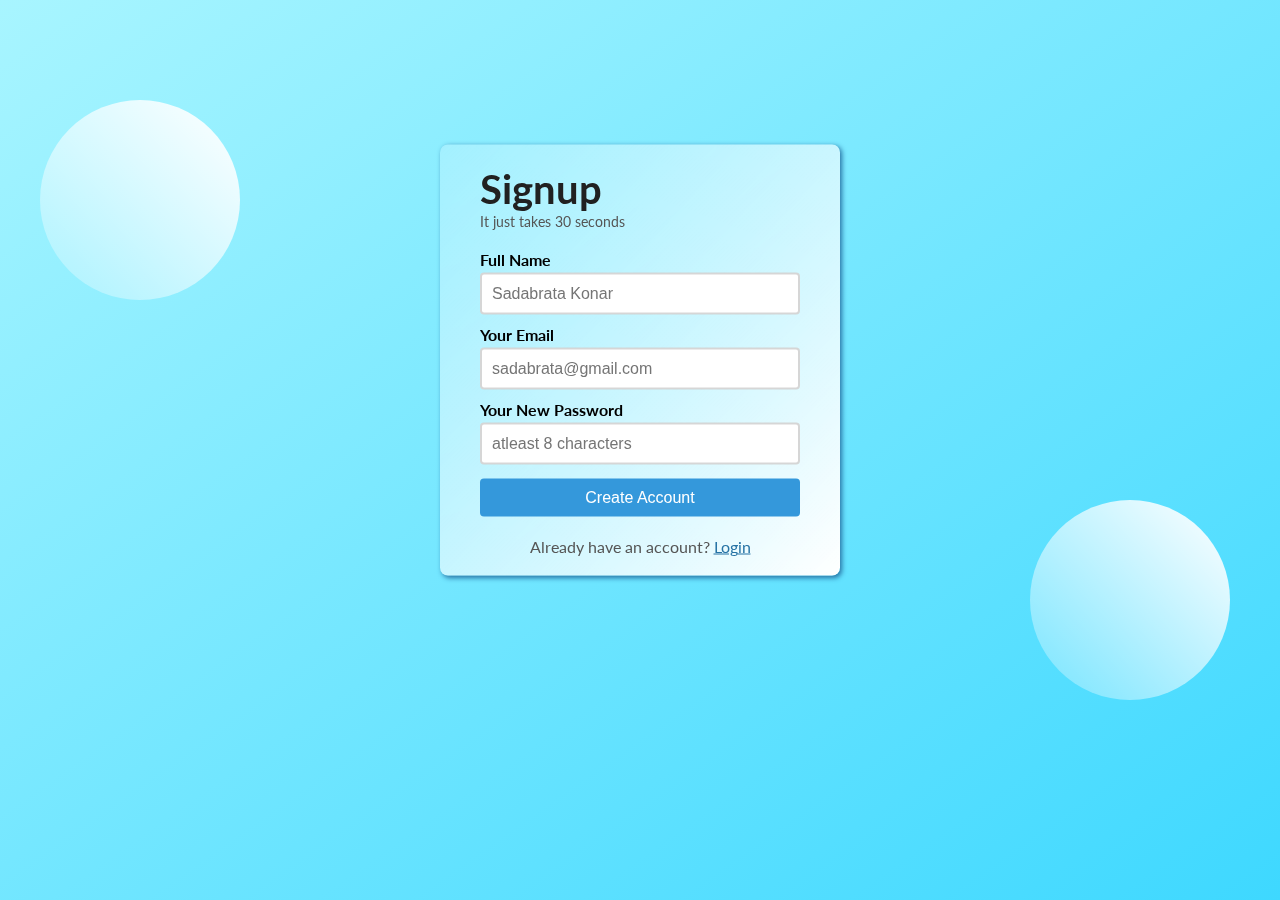
<file: glassmorphic-signup-webpage/index.html>
<!DOCTYPE html>
<html lang="en">

<head>
    <meta charset="UTF-8">
    <meta name="viewport" content="width=device-width, initial-scale=1.0">
    <title>Signup</title>

    <link rel="stylesheet" href="style.css">
</head>

<body>
    <div class="outer-box">
        <div class="inner-box">
            <header class="signup-header">
                <h1>Signup</h1>
                <p>It just takes 30 seconds</p>
            </header>
            <main class="signup-body">
                <form action="#">
                    <p>
                        <label for="fullName">Full Name</label>
                        <input type="text" id="fullName" name="fullName" placeholder="Sadabrata Konar" required />
                    </p>
                    <p>
                        <label for="email">Your Email</label>
                        <input type="email" id="email" name="email" placeholder="sadabrata@gmail.com" required />
                    </p>
                    <p>
                        <label for="password">Your New Password</label>
                        <input type="password" id="password" name="password" placeholder="atleast 8 characters"
                            required />
                    </p>
                    <p>
                        <input type="submit" id="submit" value="Create Account" />
                    </p>
                </form>
            </main>

            <footer class="signup-footer">
                <p>Already have an account? <a href="#">Login</a></p>
            </footer>
        </div>
        <div class="circle c1"></div>
        <div class="circle c2"></div>
    </div>
</body>

</html>
</file>
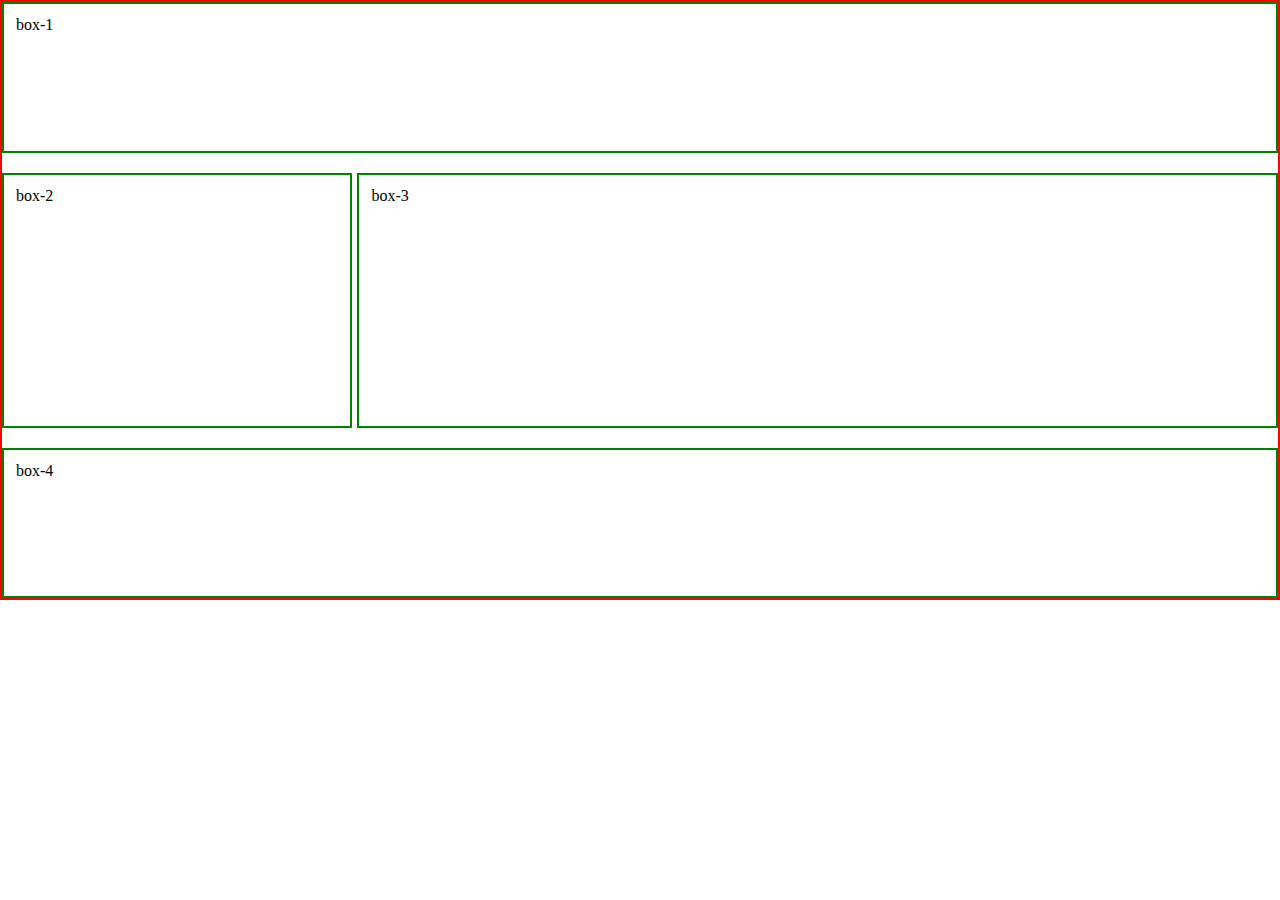
<file: grid-basics/index.html>
<!DOCTYPE html>
<html lang="en">

<head>
    <meta charset="UTF-8">
    <meta http-equiv="X-UA-Compatible" content="IE=edge">
    <meta name="viewport" content="width=device-width, initial-scale=1.0">
    <title>CSS Grid</title>
    <link rel="stylesheet" href="style.css">
</head>

<body>

    <div class="container">
        <div class="box" id="box-1">box-1</div>
        <div class="box" id="box-2">box-2</div>
        <div class="box" id="box-3">box-3</div>
        <div class="box" id="box-4">box-4</div>
        <!-- <div class="box" id="box-5">box-5</div>
        <div class="box" id="box-6">box-6</div>
        <div class="box" id="box-7">box-7</div>
        <div class="box" id="box-8">box-8</div>
        <div class="box" id="box-9">box-9</div>
        <div class="box" id="box-10">box-10</div> -->
    </div>

</body>

</html>
</file>
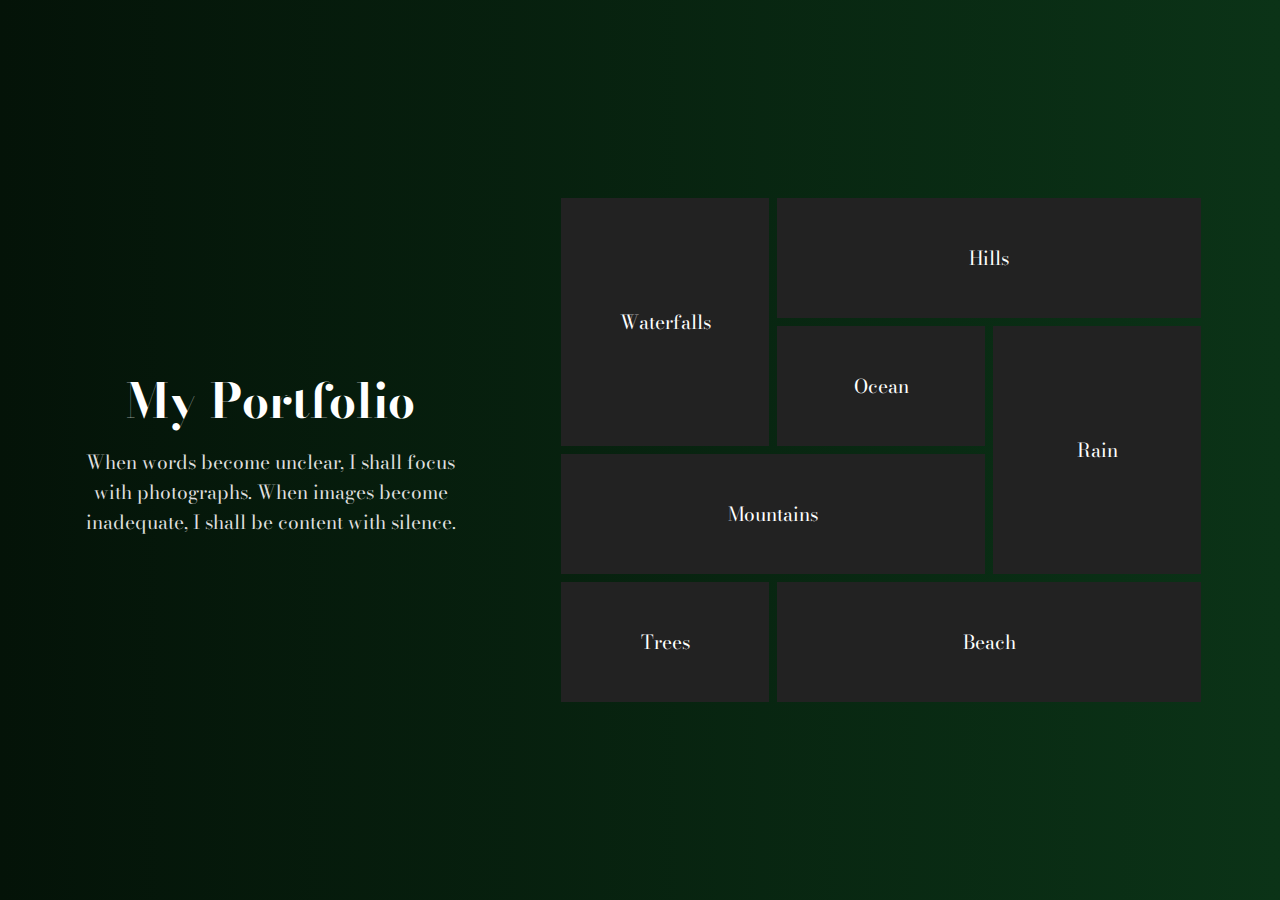
<file: grid-project/index.html>
<!DOCTYPE html>
<html lang="en">

<head>
    <meta charset="UTF-8">
    <meta http-equiv="X-UA-Compatible" content="IE=edge">
    <meta name="viewport" content="width=device-width, initial-scale=1.0">
    <title>Grid Portfolio</title>
    <link rel="stylesheet" href="style.css">
</head>

<body>

    <div class="container">
        <div class="left-text">
            <h2 class="heading">My Portfolio</h2>
            <p class="subheading">When words become unclear, I shall focus with photographs. When images become
                inadequate, I shall be content with silence.</p>
        </div>
        <div class="gallery">
            <div class="box row-2" id="box-1"
                style="background-image: url(https://images.unsplash.com/photo-1433086966358-54859d0ed716?ixlib=rb-4.0.3&ixid=MnwxMjA3fDB8MHxwaG90by1wYWdlfHx8fGVufDB8fHx8&auto=format&fit=crop&w=774&q=80);">
                Waterfalls</div>
            <div class="box col-2"
                style="background-image: url(https://images.unsplash.com/photo-1470071459604-3b5ec3a7fe05?ixlib=rb-4.0.3&ixid=MnwxMjA3fDB8MHxwaG90by1wYWdlfHx8fGVufDB8fHx8&auto=format&fit=crop&w=1574&q=80);">
                Hills</div>
            <div class="box"
                style="background-image: url(https://images.unsplash.com/photo-1497449493050-aad1e7cad165?ixlib=rb-4.0.3&ixid=MnwxMjA3fDB8MHxwaG90by1wYWdlfHx8fGVufDB8fHx8&auto=format&fit=crop&w=1065&q=80);">
                Ocean</div>
            <div class="box row-2"
                style="background-image: url(https://images.unsplash.com/photo-1518173946687-a4c8892bbd9f?ixlib=rb-4.0.3&ixid=MnwxMjA3fDB8MHxwaG90by1wYWdlfHx8fGVufDB8fHx8&auto=format&fit=crop&w=774&q=80);">
                Rain</div>
            <div class="box col-2"
                style="background-image: url(https://images.unsplash.com/photo-1426604966848-d7adac402bff?ixlib=rb-4.0.3&ixid=MnwxMjA3fDB8MHxwaG90by1wYWdlfHx8fGVufDB8fHx8&auto=format&fit=crop&w=2070&q=80);">
                Mountains</div>
            <div class="box"
                style="background-image: url(https://images.unsplash.com/photo-1446329813274-7c9036bd9a1f?ixlib=rb-4.0.3&ixid=MnwxMjA3fDB8MHxwaG90by1wYWdlfHx8fGVufDB8fHx8&auto=format&fit=crop&w=1770&q=80);">
                Trees</div>
            <div class="box col-2"
                style="background-image: url(https://images.unsplash.com/photo-1507525428034-b723cf961d3e?ixlib=rb-4.0.3&ixid=MnwxMjA3fDB8MHxwaG90by1wYWdlfHx8fGVufDB8fHx8&auto=format&fit=crop&w=2073&q=80);">
                Beach</div>
        </div>
    </div>

</body>

</html>
</file>
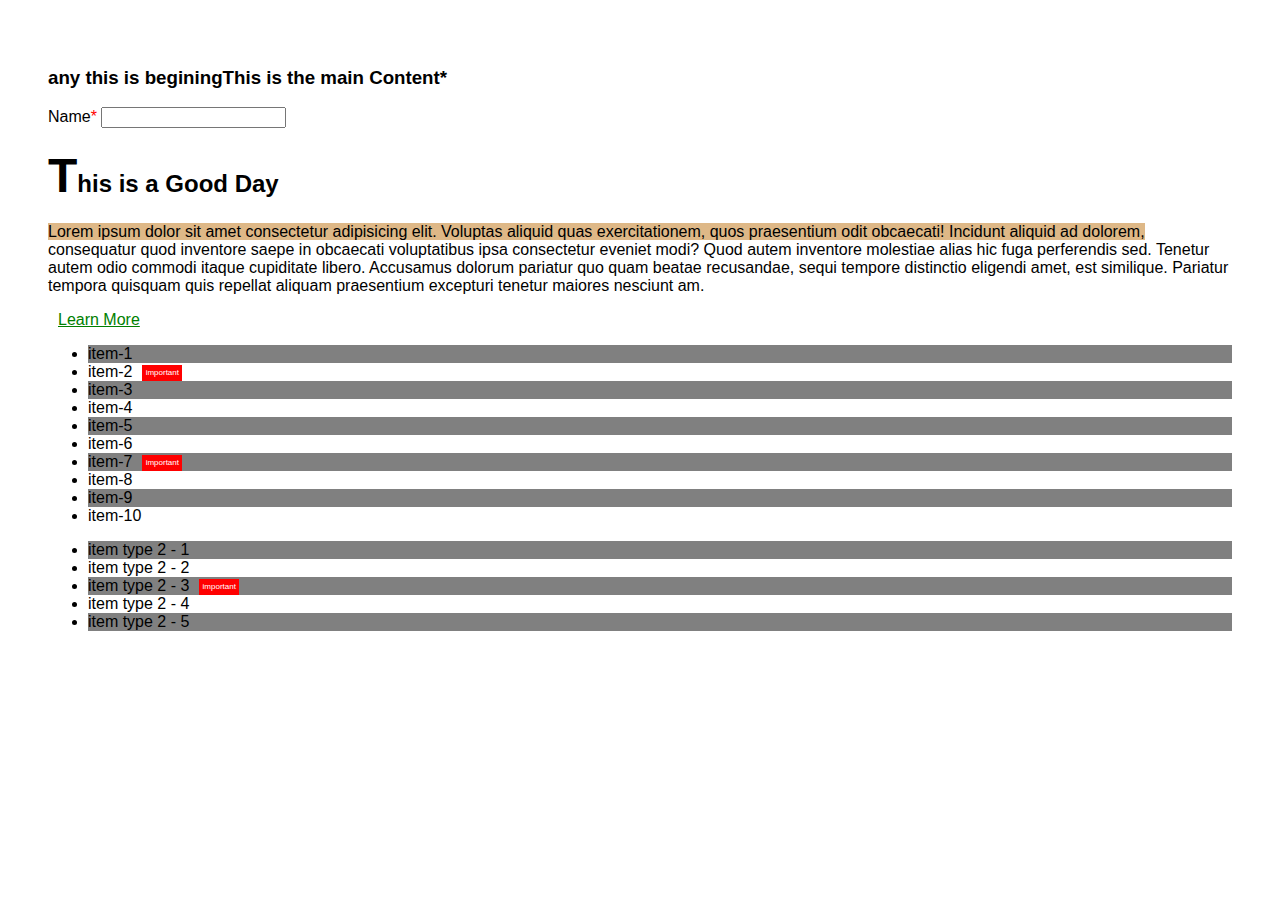
<file: pseudo-elements-and-classes/index.html>
<!DOCTYPE html>
<html lang="en">

<head>
    <meta charset="UTF-8">
    <meta http-equiv="X-UA-Compatible" content="IE=edge">
    <meta name="viewport" content="width=device-width, initial-scale=1.0">
    <title>Document</title>
    <link rel="stylesheet" href="style.css">
</head>

<body>

    <main>

        <h3>This is the main Content</h3>

        <form action="">
            <label class="required" for="name">Name</label>
            <input type="text">
        </form>

        <h2>This is a Good Day</h2>
        <p>Lorem ipsum dolor sit amet consectetur adipisicing elit. Voluptas aliquid quas exercitationem, quos
            praesentium odit obcaecati! Incidunt aliquid ad dolorem, consequatur quod inventore saepe in obcaecati
            voluptatibus ipsa consectetur eveniet modi? Quod autem inventore molestiae alias hic fuga perferendis sed.
            Tenetur autem odio commodi itaque cupiditate libero. Accusamus dolorum pariatur quo quam beatae recusandae,
            sequi tempore distinctio eligendi amet, est similique. Pariatur tempora quisquam quis repellat aliquam
            praesentium excepturi tenetur maiores nesciunt am.</p>
        <a class="primary-btn" href="#">Learn More</a>

        <ul>
            <li>item-1</li>
            <li class="important">item-2</li>
            <li>item-3</li>
            <li>item-4</li>
            <li>item-5</li>
            <li>item-6</li>
            <li class="important">item-7</li>
            <li>item-8</li>
            <li>item-9</li>
            <li>item-10</li>
        </ul>

        <ul>
            <li>item type 2 - 1</li>
            <li>item type 2 - 2</li>
            <li class="important">item type 2 - 3</li>
            <li>item type 2 - 4</li>
            <li>item type 2 - 5</li>
        </ul>

    </main>

</body>

</html>
</file>
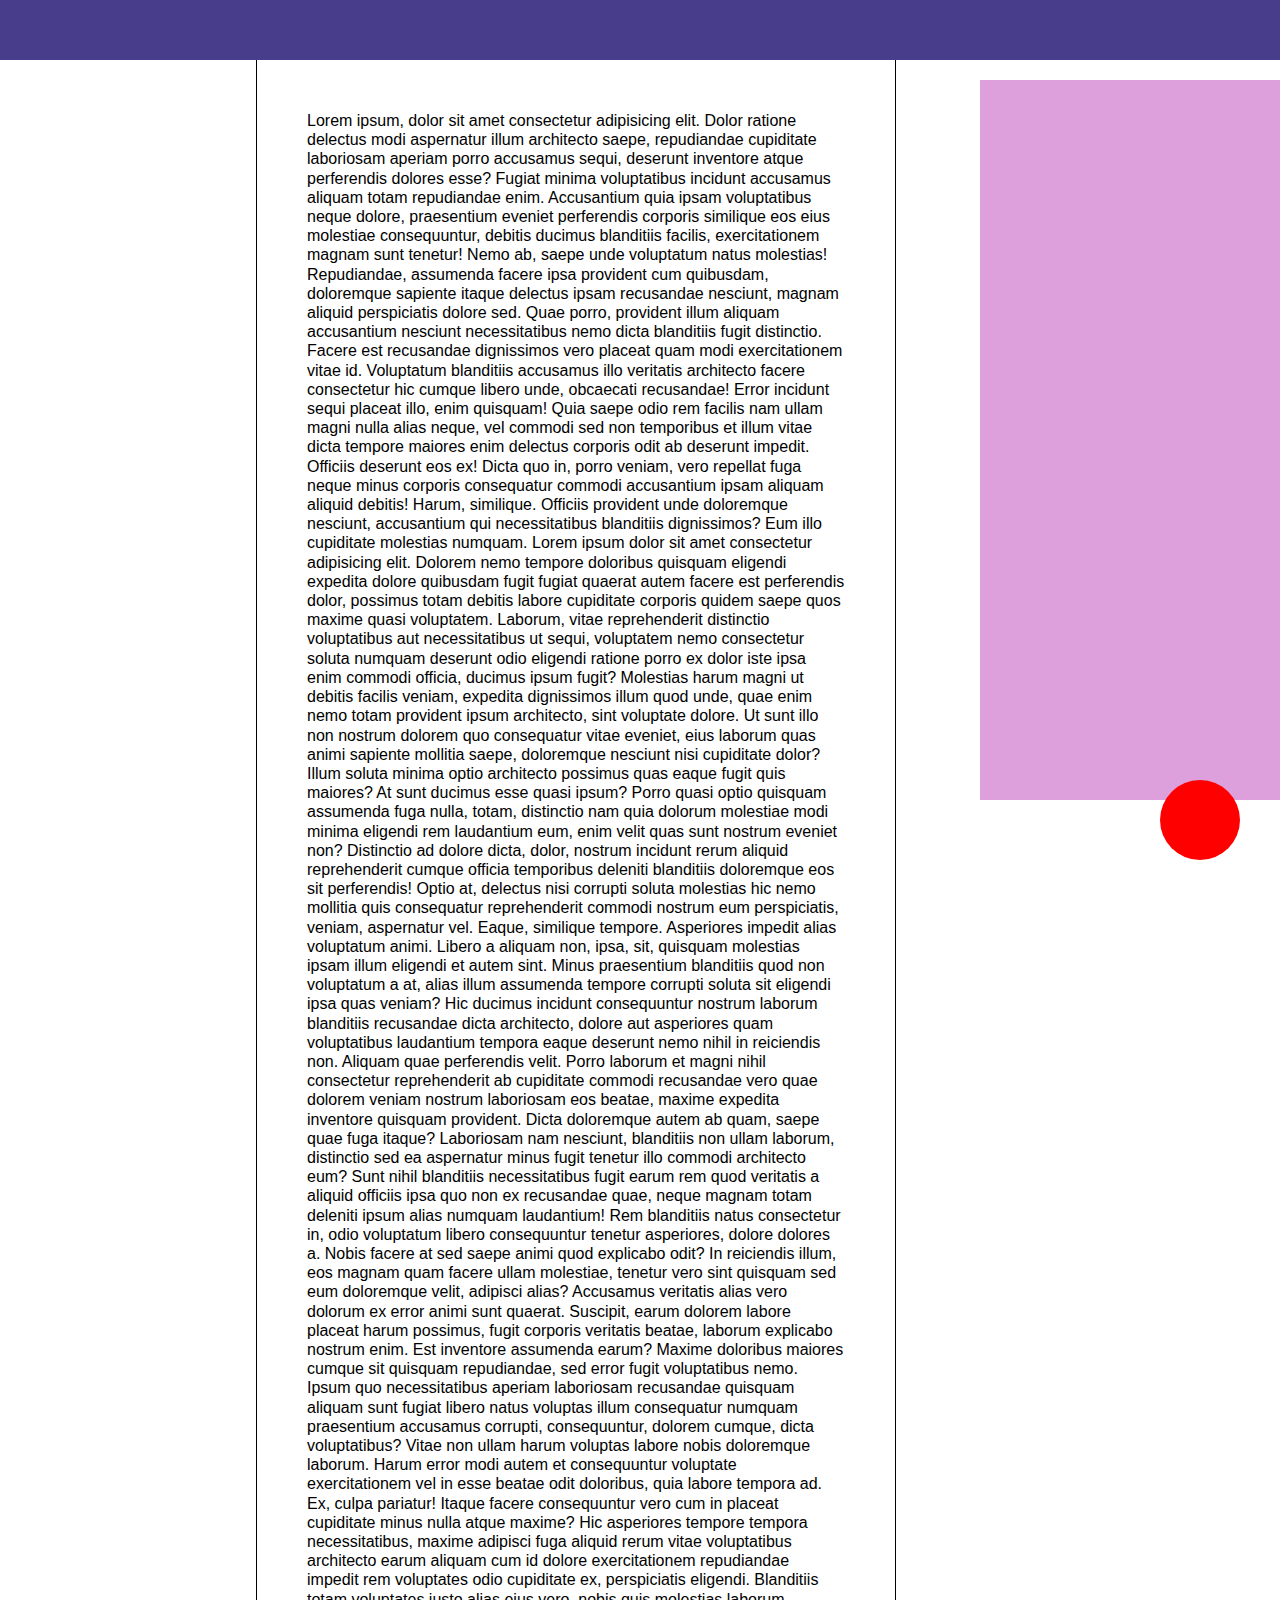
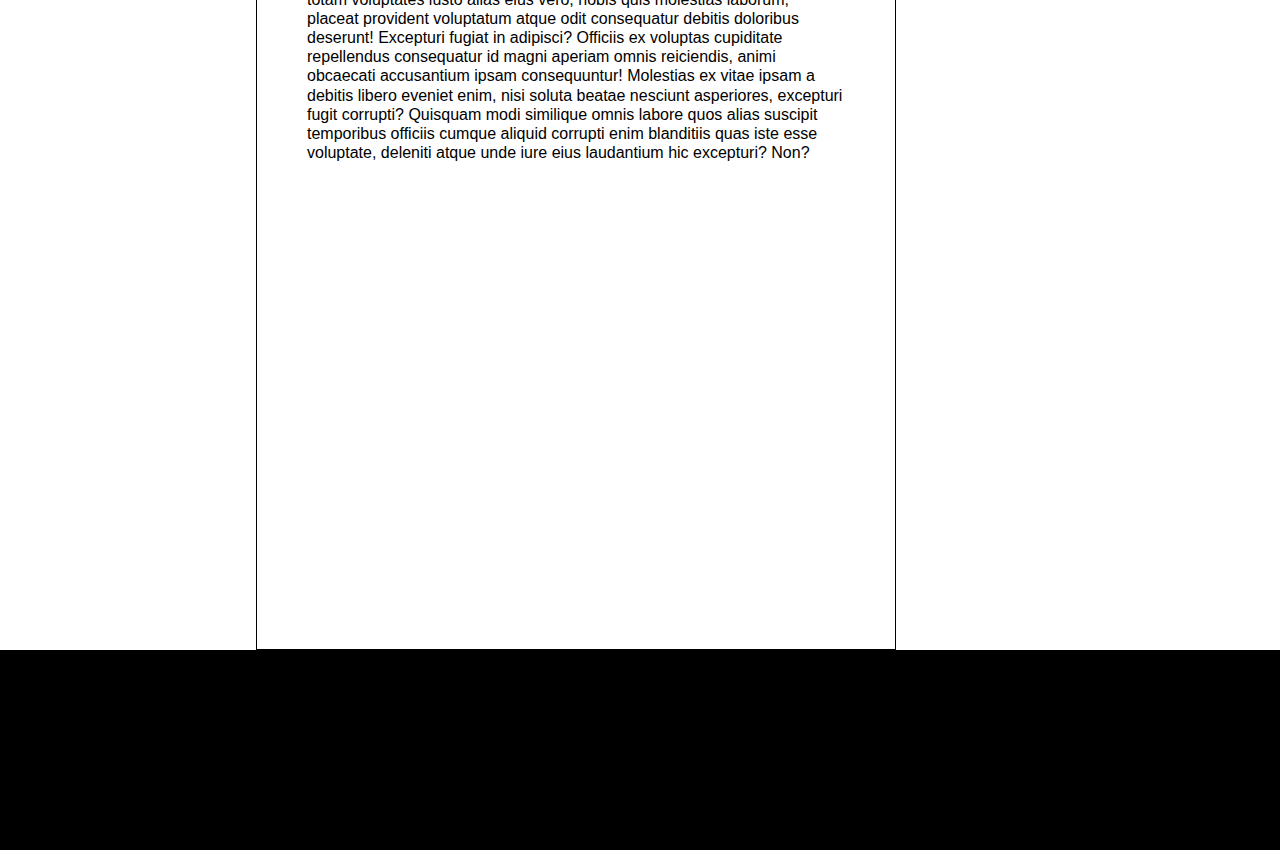
<file: semantic-elements-layout/index.html>
<!DOCTYPE html>
<html lang="en">

<head>
    <meta charset="UTF-8">
    <meta name="viewport" content="width=device-width, initial-scale=1.0">
    <title>Website</title>

    <link rel="stylesheet" href="style.css">
</head>

<body>
    <nav></nav>

    <main>
        <p>Lorem ipsum, dolor sit amet consectetur adipisicing elit. Dolor ratione delectus modi aspernatur illum
            architecto saepe, repudiandae cupiditate laboriosam aperiam porro accusamus sequi, deserunt inventore atque
            perferendis dolores esse? Fugiat minima voluptatibus incidunt accusamus aliquam totam repudiandae enim.
            Accusantium quia ipsam voluptatibus neque dolore, praesentium eveniet perferendis corporis similique eos
            eius molestiae consequuntur, debitis ducimus blanditiis facilis, exercitationem magnam sunt tenetur! Nemo
            ab, saepe unde voluptatum natus molestias! Repudiandae, assumenda facere ipsa provident cum quibusdam,
            doloremque sapiente itaque delectus ipsam recusandae nesciunt, magnam aliquid perspiciatis dolore sed. Quae
            porro, provident illum aliquam accusantium nesciunt necessitatibus nemo dicta blanditiis fugit distinctio.
            Facere est recusandae dignissimos vero placeat quam modi exercitationem vitae id. Voluptatum blanditiis
            accusamus illo veritatis architecto facere consectetur hic cumque libero unde, obcaecati recusandae! Error
            incidunt sequi placeat illo, enim quisquam! Quia saepe odio rem facilis nam ullam magni nulla alias neque,
            vel commodi sed non temporibus et illum vitae dicta tempore maiores enim delectus corporis odit ab deserunt
            impedit. Officiis deserunt eos ex! Dicta quo in, porro veniam, vero repellat fuga neque minus corporis
            consequatur commodi accusantium ipsam aliquam aliquid debitis! Harum, similique. Officiis provident unde
            doloremque nesciunt, accusantium qui necessitatibus blanditiis dignissimos? Eum illo cupiditate molestias
            numquam. Lorem ipsum dolor sit amet consectetur adipisicing elit. Dolorem nemo tempore doloribus quisquam
            eligendi expedita dolore quibusdam fugit fugiat quaerat autem facere est perferendis dolor, possimus totam
            debitis labore cupiditate corporis quidem saepe quos maxime quasi voluptatem. Laborum, vitae reprehenderit
            distinctio voluptatibus aut necessitatibus ut sequi, voluptatem nemo consectetur soluta numquam deserunt
            odio eligendi ratione porro ex dolor iste ipsa enim commodi officia, ducimus ipsum fugit? Molestias harum
            magni ut debitis facilis veniam, expedita dignissimos illum quod unde, quae enim nemo totam provident ipsum
            architecto, sint voluptate dolore. Ut sunt illo non nostrum dolorem quo consequatur vitae eveniet, eius
            laborum quas animi sapiente mollitia saepe, doloremque nesciunt nisi cupiditate dolor? Illum soluta minima
            optio architecto possimus quas eaque fugit quis maiores? At sunt ducimus esse quasi ipsum? Porro quasi optio
            quisquam assumenda fuga nulla, totam, distinctio nam quia dolorum molestiae modi minima eligendi rem
            laudantium eum, enim velit quas sunt nostrum eveniet non? Distinctio ad dolore dicta, dolor, nostrum
            incidunt rerum aliquid reprehenderit cumque officia temporibus deleniti blanditiis doloremque eos sit
            perferendis! Optio at, delectus nisi corrupti soluta molestias hic nemo mollitia quis consequatur
            reprehenderit commodi nostrum eum perspiciatis, veniam, aspernatur vel. Eaque, similique tempore. Asperiores
            impedit alias voluptatum animi. Libero a aliquam non, ipsa, sit, quisquam molestias ipsam illum eligendi et
            autem sint. Minus praesentium blanditiis quod non voluptatum a at, alias illum assumenda tempore corrupti
            soluta sit eligendi ipsa quas veniam? Hic ducimus incidunt consequuntur nostrum laborum blanditiis
            recusandae dicta architecto, dolore aut asperiores quam voluptatibus laudantium tempora eaque deserunt nemo
            nihil in reiciendis non. Aliquam quae perferendis velit. Porro laborum et magni nihil consectetur
            reprehenderit ab cupiditate commodi recusandae vero quae dolorem veniam nostrum laboriosam eos beatae,
            maxime expedita inventore quisquam provident. Dicta doloremque autem ab quam, saepe quae fuga itaque?
            Laboriosam nam nesciunt, blanditiis non ullam laborum, distinctio sed ea aspernatur minus fugit tenetur illo
            commodi architecto eum? Sunt nihil blanditiis necessitatibus fugit earum rem quod veritatis a aliquid
            officiis ipsa quo non ex recusandae quae, neque magnam totam deleniti ipsum alias numquam laudantium! Rem
            blanditiis natus consectetur in, odio voluptatum libero consequuntur tenetur asperiores, dolore dolores a.
            Nobis facere at sed saepe animi quod explicabo odit? In reiciendis illum, eos magnam quam facere ullam
            molestiae, tenetur vero sint quisquam sed eum doloremque velit, adipisci alias? Accusamus veritatis alias
            vero dolorum ex error animi sunt quaerat. Suscipit, earum dolorem labore placeat harum possimus, fugit
            corporis veritatis beatae, laborum explicabo nostrum enim. Est inventore assumenda earum? Maxime doloribus
            maiores cumque sit quisquam repudiandae, sed error fugit voluptatibus nemo. Ipsum quo necessitatibus aperiam
            laboriosam recusandae quisquam aliquam sunt fugiat libero natus voluptas illum consequatur numquam
            praesentium accusamus corrupti, consequuntur, dolorem cumque, dicta voluptatibus? Vitae non ullam harum
            voluptas labore nobis doloremque laborum. Harum error modi autem et consequuntur voluptate exercitationem
            vel in esse beatae odit doloribus, quia labore tempora ad. Ex, culpa pariatur! Itaque facere consequuntur
            vero cum in placeat cupiditate minus nulla atque maxime? Hic asperiores tempore tempora necessitatibus,
            maxime adipisci fuga aliquid rerum vitae voluptatibus architecto earum aliquam cum id dolore exercitationem
            repudiandae impedit rem voluptates odio cupiditate ex, perspiciatis eligendi. Blanditiis totam voluptates
            iusto alias eius vero, nobis quis molestias laborum, placeat provident voluptatum atque odit consequatur
            debitis doloribus deserunt! Excepturi fugiat in adipisci? Officiis ex voluptas cupiditate repellendus
            consequatur id magni aperiam omnis reiciendis, animi obcaecati accusantium ipsam consequuntur! Molestias ex
            vitae ipsam a debitis libero eveniet enim, nisi soluta beatae nesciunt asperiores, excepturi fugit corrupti?
            Quisquam modi similique omnis labore quos alias suscipit temporibus officiis cumque aliquid corrupti enim
            blanditiis quas iste esse voluptate, deleniti atque unde iure eius laudantium hic excepturi? Non?</p>
    </main>

    <div class="aside-container">
        <aside></aside>
    </div>

    <div class="contact"></div>

    <footer></footer>
</body>

</html>
</file>
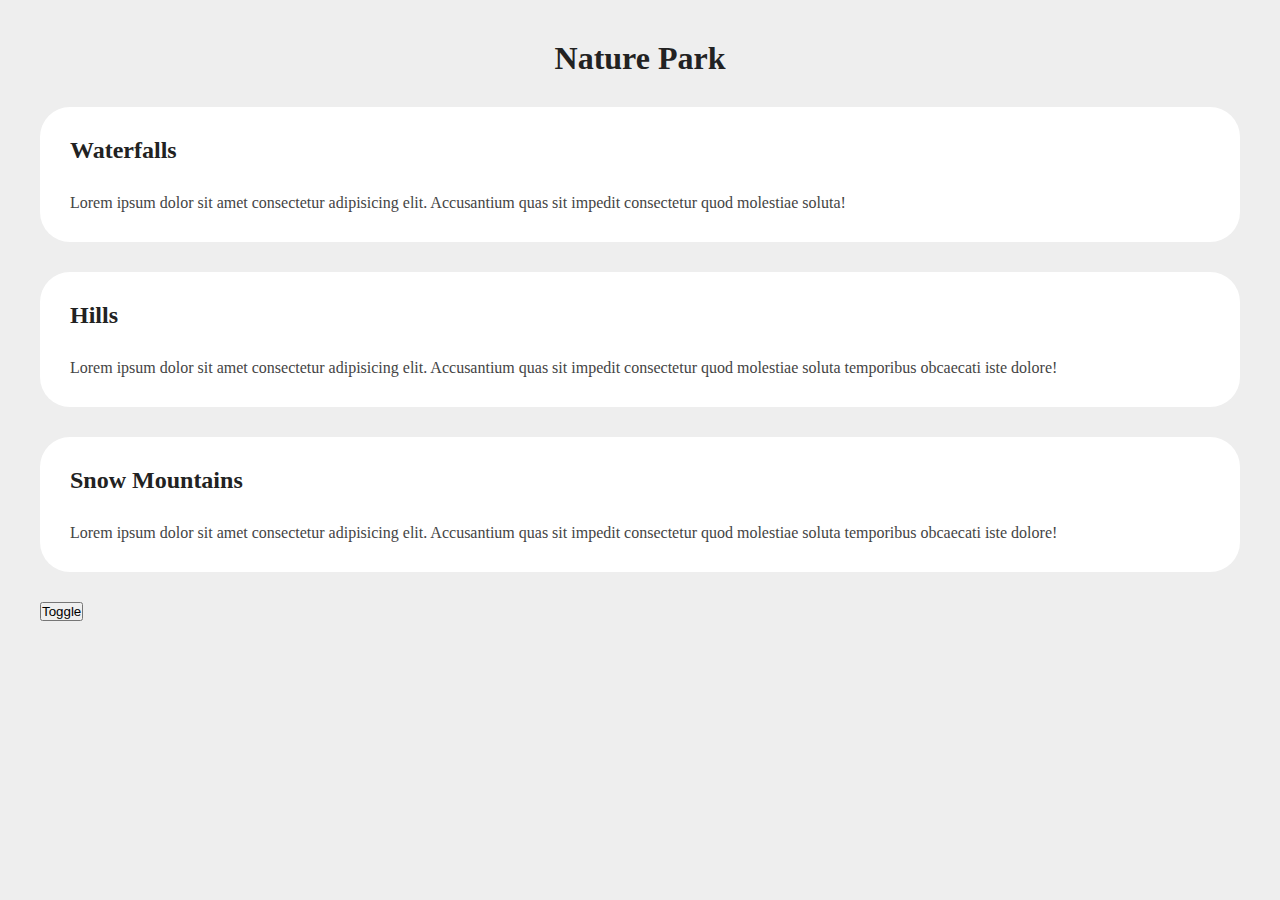
<file: variables/index.html>
<!DOCTYPE html>
<html lang="en">

<head>
    <meta charset="UTF-8">
    <meta http-equiv="X-UA-Compatible" content="IE=edge">
    <meta name="viewport" content="width=device-width, initial-scale=1.0">
    <title>Variables in CSS</title>
    <link rel="stylesheet" href="style.css">
</head>

<body>

    <div class="container">
        <h1>Nature Park</h1>
        <div class="box">
            <h2>Waterfalls</h2>
            <p>Lorem ipsum dolor sit amet consectetur adipisicing elit. Accusantium quas sit impedit consectetur quod
                molestiae soluta!</p>
        </div>
        <div class="box">
            <h2>Hills</h2>
            <p>Lorem ipsum dolor sit amet consectetur adipisicing elit. Accusantium quas sit impedit consectetur quod
                molestiae soluta temporibus obcaecati iste dolore!</p>
        </div>
        <div class="box">
            <h2>Snow Mountains</h2>
            <p>Lorem ipsum dolor sit amet consectetur adipisicing elit. Accusantium quas sit impedit consectetur quod
                molestiae soluta temporibus obcaecati iste dolore!</p>
        </div>

        <button id="toggle">Toggle</button>
    </div>

    <script>
        const toggleBtn = document.getElementById('toggle');
        toggleBtn.onclick = () => {
            document.body.classList.toggle('dark');
        }
    </script>

</body>

</html>
</file>
<file: glassmorphic-signup-webpage/style.css>
@import url("https://fonts.googleapis.com/css2?family=Lato:wght@400;700&display=swap");

* {
    margin: 0;
    padding: 0;
    box-sizing: border-box;
}

body {
    font-family: "Lato", sans-serif;
}

.outer-box {
    width: 100vw;
    height: 100vh;
    background: linear-gradient(to top left, #3ed8ff, #a8f5ff);
}

.inner-box {
    width: 400px;
    margin: 0 auto;
    position: relative;
    top: 40%;
    transform: translateY(-50%);
    padding: 20px 40px;
    background: linear-gradient(to top left, #ffffffff, #ffffff33);
    backdrop-filter: blur(8px);
    border-radius: 8px;
    box-shadow: 2px 2px 5px #2773a5;
    z-index: 1;
}

.signup-header>h1 {
    font-size: 2.5rem;
    color: #212121;
}

.signup-header>p {
    font-size: 0.9rem;
    color: #555;
}

.signup-body {
    margin: 20px 0;
}

.signup-body p {
    margin: 10px 0;
}

.signup-body p label {
    display: block;
    font-weight: bold;
}

.signup-body p input {
    width: 100%;
    padding: 10px;
    border: 2px solid #cccc;
    border-radius: 4px;
    font-size: 1rem;
    margin-top: 4px;
}

.signup-body p input[type="submit"] {
    background: #3498db;
    border: none;
    color: white;
    cursor: pointer;
}

.signup-body p input[type="submit"]:hover {
    background: #2773a5;
}

.signup-footer>p {
    color: #555;
    text-align: center;
}

.signup-footer>p>a {
    color: #2773a5;
}

.circle {
    width: 200px;
    height: 200px;
    border-radius: 100px;
    background: linear-gradient(to top right, #ffffff33, #ffffffff);
    position: absolute;
}

.c1 {
    top: 100px;
    left: 40px;
}

.c2 {
    bottom: 200px;
    right: 50px;
}
</file>
<file: grid-basics/style.css>
* {
    margin: 0;
    padding: 0;
    box-sizing: border-box;
}

.container {
    height: 600px;
    border: 2px solid red;
    display: grid;
    row-gap: 20px;
    column-gap: 5px;
    /* grid-template-columns: 200px 200px 200px; */
    /* grid-template-rows: 200px 80px; */
    /* grid-auto-rows: 150px; */
    /* justify-content: center; */
    /* align-content: center; */
    /* align-items: start; */
    grid-template-areas: "hdr hdr hdr hdr"
        "sbr main main main"
        "sbr main main main"
        "ftr ftr ftr ftr";
}

.box {
    border: 2px solid green;
    padding: 12px;
}

#box-1 {
    grid-area: hdr;
}

#box-2 {
    grid-area: sbr;
}

#box-3 {
    grid-area: main;
}

#box-4 {
    grid-area: ftr;
}



#box-5 {
    background-color: bisque;
    /* justify-self: center;
    align-self: center; */
    /* grid-column-start: 1;
    grid-column-end: 4; */
    /* grid-column: 1 / -1;
    grid-row: 1 / 3;
    grid-area: 2 / 2/ 3/ 4; */
}
</file>
<file: grid-project/style.css>
@import url('https://fonts.googleapis.com/css2?family=Bodoni+Moda:opsz,wght@6..96,400;6..96,900&display=swap');

* {
    margin: 0;
    padding: 0;
    box-sizing: border-box;
}

body {
    font-family: 'Bodoni Moda', serif;
    font-size: 1.2rem;
}

.container {
    min-height: 100vh;
    display: flex;
    justify-content: space-evenly;
    align-items: center;
    gap: 20px;
    background: linear-gradient(to right, #041308, #0b3317);
}

.left-text {
    flex-basis: 30%;
}

.heading {
    font-size: 3rem;
    color: white;
    text-align: center;
}

.subheading {
    color: #ddd;
    margin-top: 10px;
    text-align: center;
}

.gallery {
    flex-basis: 50%;
    display: grid;
    gap: 8px;
    grid-template-columns: repeat(3, 1fr);
    grid-auto-rows: 120px;
}

.box {
    background-size: cover;
    background-position: top;
    color: white;
    display: flex;
    justify-content: center;
    align-items: center;
    background-color: #222;
    background-blend-mode: hard-light;
    transition: all 1s ease-in-out;
    cursor: pointer;
}

.box:hover {
    background-color: #999;
    background-position: center;
    box-shadow: 0 0 4px #fff;
}

.row-2 {
    grid-row: span 2;
}

.col-2 {
    grid-column: span 2;
}

/* media query for width <= 1024px */
@media screen and (max-width: 1024px) {
    .container {
        flex-direction: column;
        padding-block: 20px;
    }

    .gallery {
        width: 100%;
        padding-inline: 12px;
        grid-auto-rows: 220px;
    }

    .box {
        grid-row: span 1;
        grid-column: span 3;
    }
}
</file>
<file: pseudo-elements-and-classes/style.css>
body {
    font-family: Verdana, Geneva, Tahoma, sans-serif;
    padding: 40px;
}

.primary-btn:link {
    color: green;
    padding: 10px;
}

.primary-btn:visited {
    color: orange;
}

.primary-btn:hover {
    color: red;
    background-color: black;
}

.primary-btn:active {
    color: black;
    background-color: white;
    border: 4px solid green;
}

/* ul li:first-child {
    background-color: violet;
}

ul li:last-child {
    background-color: red;
} */

/* nth child */
/* an+b */

ul li:nth-child(2n + 1) {
    background-color: gray
}

h2::first-letter {
    font-size: 3rem;
}

p::first-line {
    background-color: burlywood;
}

/* selection */

::selection {
    color: greenyellow;
    background-color: black;
}

/* before and after */

h3::before {
    content: 'any this is begining';
}

h3::after {
    content: '*';
}

.required::after {
    content: '*';
    color: red;
}

.important::after {
    content: 'important';
    background-color: red;
    color: white;
    padding: 0.2rem;
    font-size: 0.5rem;
    margin-left: 10px;
    vertical-align: middle;
}
</file>
<file: semantic-elements-layout/style.css>
* {
    margin: 0;
    padding: 0;
    box-sizing: border-box;
}

body {
    font-family: Arial, Helvetica, sans-serif;
    line-height: 1.2rem;
}

nav {
    width: 100%;
    height: 60px;
    background-color: darkslateblue;
    position: fixed;
    top: 0;
    z-index: 1;
}

main {
    width: 50%;
    height: 250vh;
    border: 1px solid black;
    position: relative;
    left: 20%;
    right: 30%;
    padding: 110px 50px;
}

.aside-container {
    width: 100%;
    height: 150vh;
    position: absolute;
    top: 0;
}

aside {
    width: 300px;
    background-color: plum;
    height: 80vh;
    position: sticky;
    top: 80px;
    float: right;
}

.contact {
    width: 80px;
    height: 80px;
    position: fixed;
    right: 40px;
    bottom: 40px;
    border-radius: 40px;
    background-color: red;
}

footer {
    width: 100%;
    height: 200px;
    background-color: black;
}
</file>
<file: variables/style.css>
* {
    margin: 0;
    padding: 0;
    box-sizing: border-box;
}

:root {
    --primary-text-color: #222;
    --secondary-text-color: #444;
    --card-background-color: #fff;
    --background-color: #eee;
    --default-margin: 30px;
}

.dark {
    --primary-text-color: #fff;
    --secondary-text-color: #ddd;
    --card-background-color: #333;
    --background-color: #111;
}

.container {
    min-height: 100vh;
    padding: 40px;
    background-color: var(--background-color);
}

h1 {
    text-align: center;
    color: var(--primary-text-color);
}

.box {
    /* --my-var: yellow; */
    padding: var(--default-margin);
    margin-block: var(--default-margin);
    background-color: var(--card-background-color);
    border-radius: var(--default-margin);
}

h2 {
    color: var(--primary-text-color);
    margin-bottom: var(--default-margin);
    background-color: var(--my-var);
}

p {
    color: var(--secondary-text-color)
}
</file>
